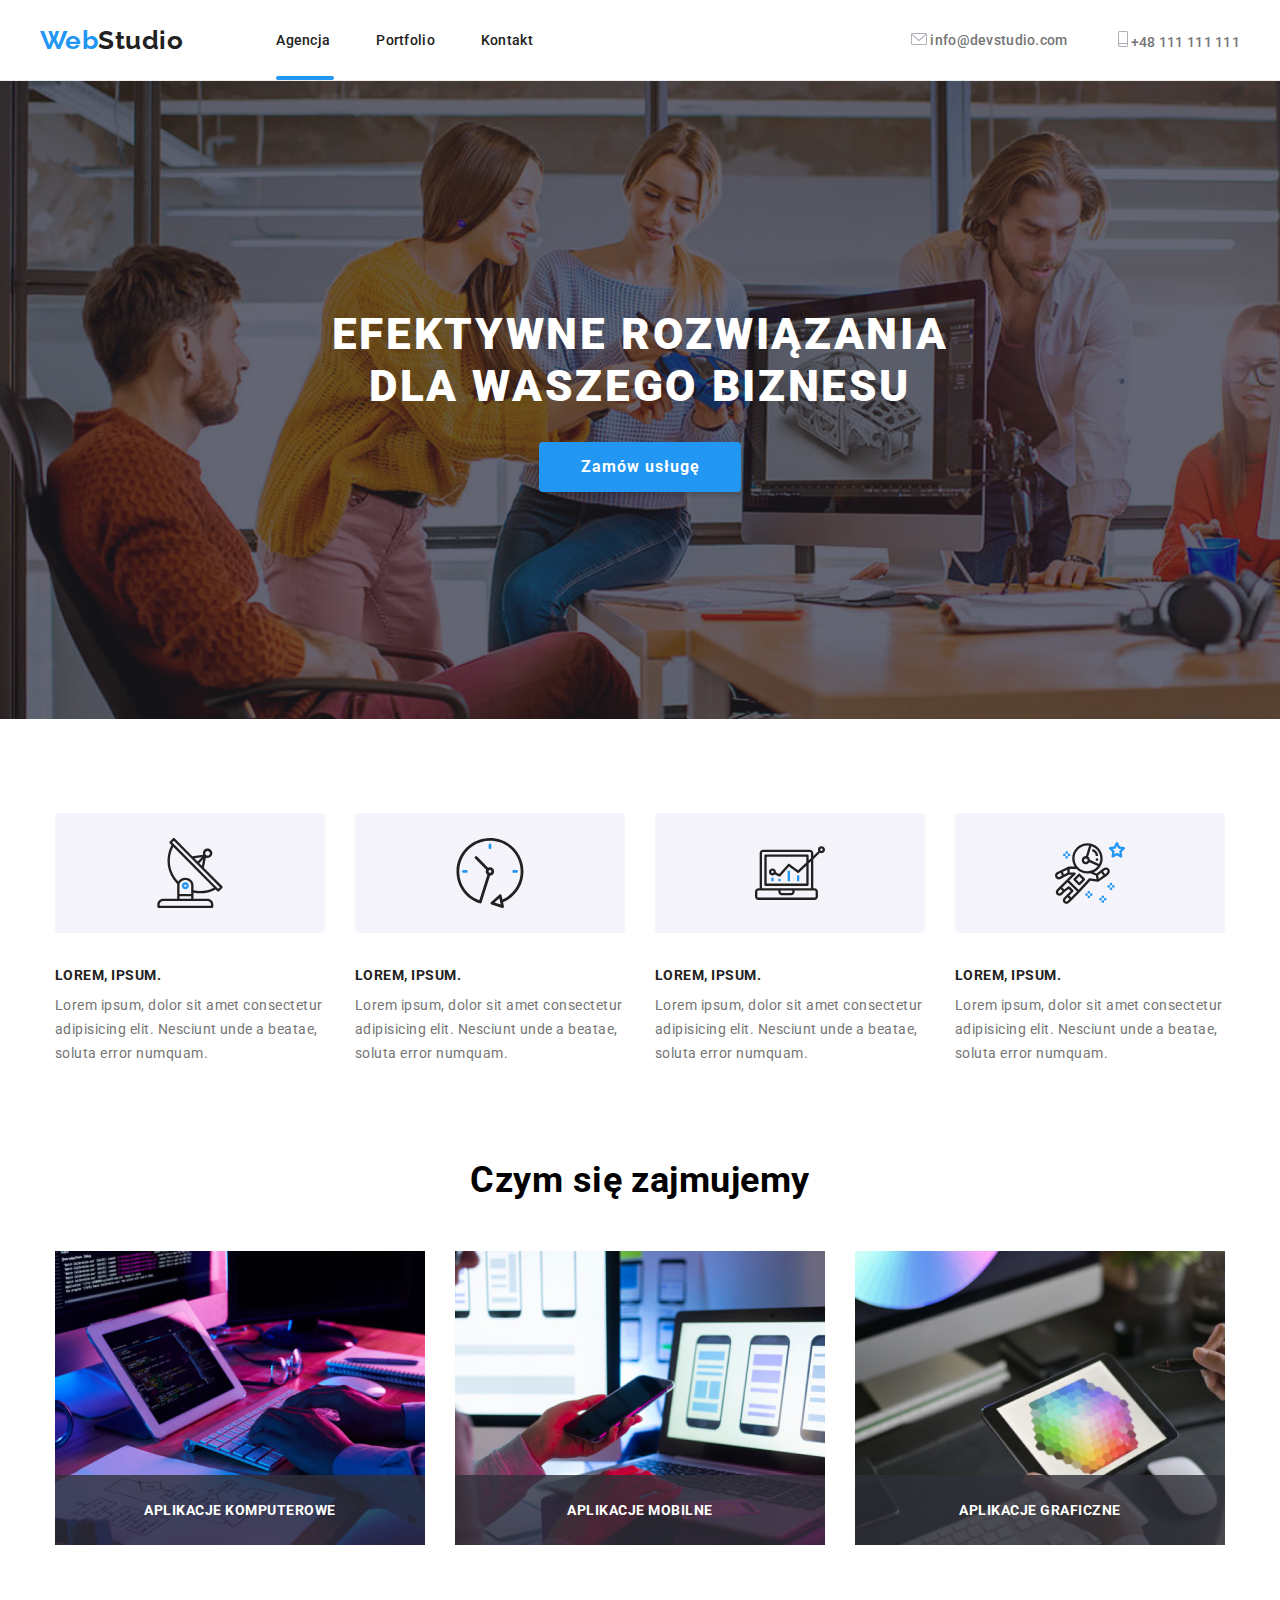
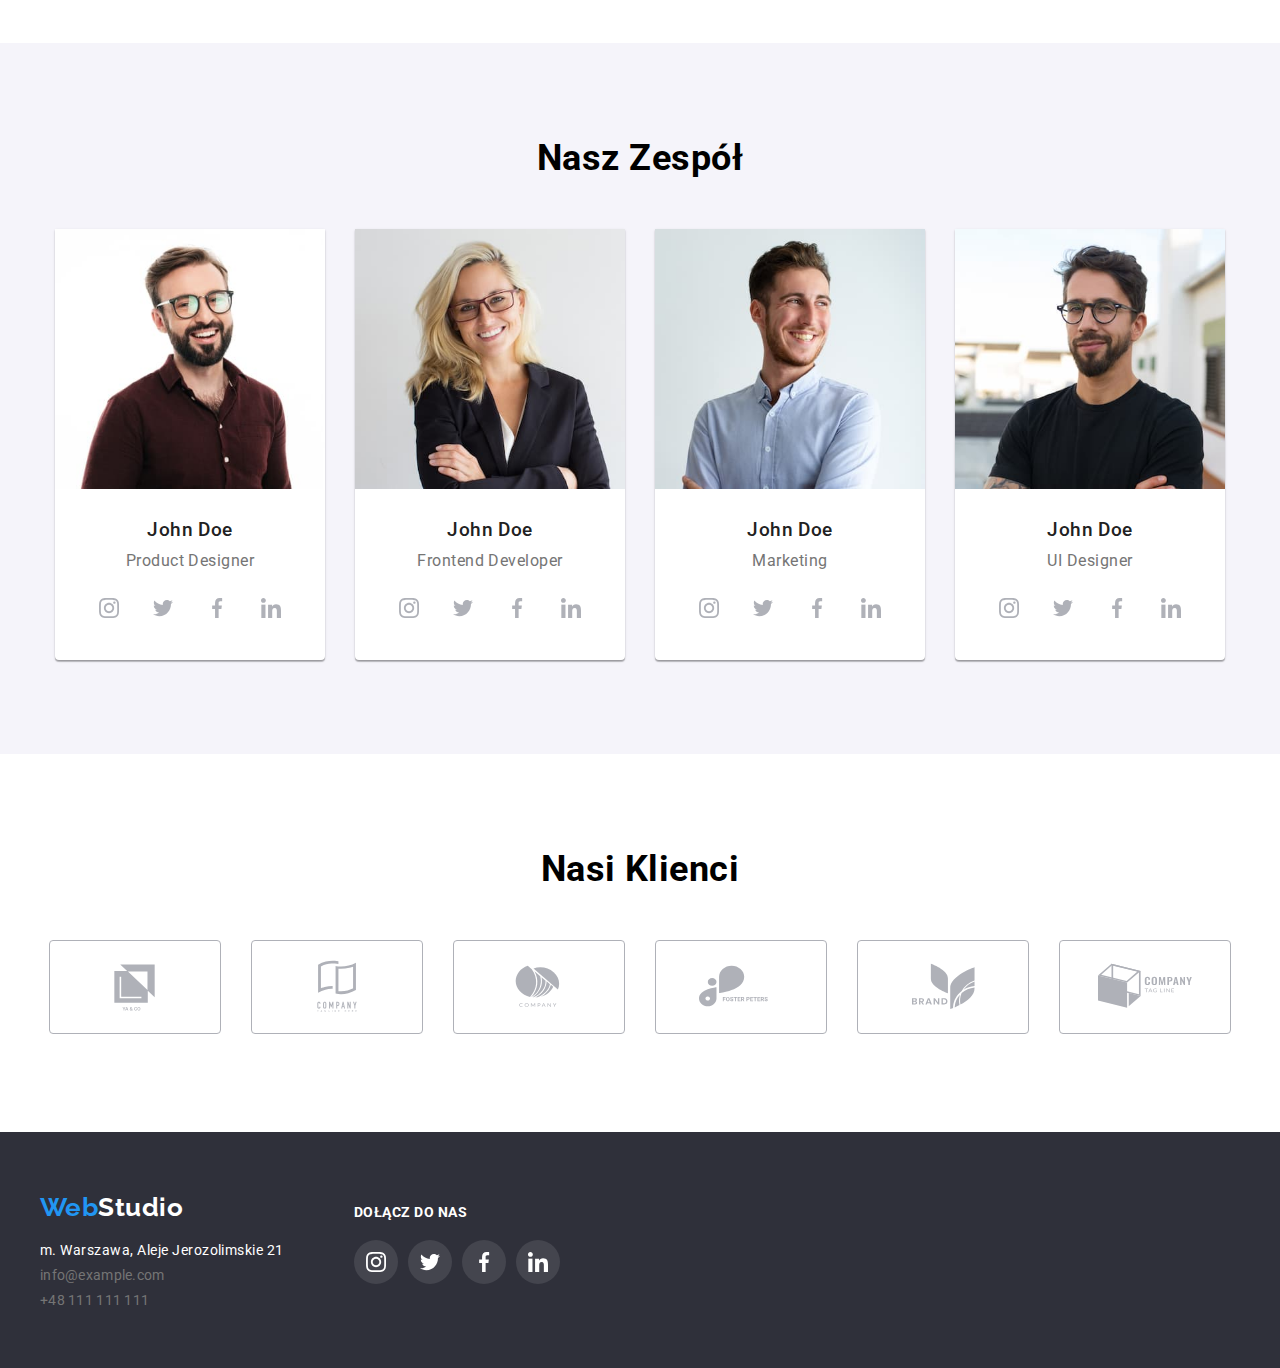
<file: index.html>
<!DOCTYPE html>
<html lang="pl-PL">
  <head>
    <meta charset="UTF-8" />
    <meta http-equiv="X-UA-Compatible" content="IE=edge" />
    <meta name="viewport" content="width=device-width, initial-scale=1.0" />
    <link rel="stylesheet" href="./css/styles.css" />
    <title>WebStudio</title>
    <link
      href="https://fonts.googleapis.com/css2?family=Raleway:wght@700&family=Roboto:wght@400;500;700;900&display=swap"
      rel="stylesheet"
    />
  </head>
  <body>
    <header>
      <div class="container container-header">
        <nav class="section-header-nav">
          <a class="logo" href="#">Web<span>Studio</span></a>
          <ul class="section-header-list">
            <li>
              <a class="links link-underline" href="#">Agencja</a>
            </li>
            <li>
              <a class="links" href="./portfolio.html">Portfolio</a>
            </li>
            <li>
              <a class="links">Kontakt</a>
            </li>
          </ul>
        </nav>
        <ul class="section-header-contact-list">
          <li class="contact-list-element">
            <a href="mailto:info@devstudio.com" class="contact">
              <svg class="envelope">
                <use href="./images/icons.svg#envelope"></use>
              </svg>
              info@devstudio.com
            </a>
          </li>
          <li class="contact-list-element">
            <a class="contact" href="tel:+48111111111">
              <svg class="smartphone">
                <use href="./images/icons.svg#smartphone"></use>
              </svg>
              +48 111 111 111
            </a>
          </li>
        </ul>
      </div>
    </header>
    <section class="section order-solution">
      <div class="container container-solution">
        <h1 class="order-header">EFEKTYWNE ROZWIĄZANIA DLA WASZEGO BIZNESU</h1>
        <button data-modal-open class="order-button" type="button">
          Zamów usługę
        </button>
      </div>
    </section>
    <main>
      <section class="section main-page-advantages">
        <div class="container container-advantages">
          <ul class="solution-advantages">
            <li>
              <svg class="advantage-svg">
                <use href="./images/icons.svg#antenna"></use>
              </svg>
              <h3 class="advantage-header">Lorem, ipsum.</h3>
              <p class="advantage-text">
                Lorem ipsum, dolor sit amet consectetur adipisicing elit.
                Nesciunt unde a beatae, soluta error numquam.
              </p>
            </li>
            <li>
              <svg class="advantage-svg">
                <use href="./images/icons.svg#clock"></use>
              </svg>
              <h3 class="advantage-header">Lorem, ipsum.</h3>
              <p class="advantage-text">
                Lorem ipsum, dolor sit amet consectetur adipisicing elit.
                Nesciunt unde a beatae, soluta error numquam.
              </p>
            </li>
            <li>
              <svg class="advantage-svg">
                <use href="./images/icons.svg#diagram"></use>
              </svg>
              <h3 class="advantage-header">Lorem, ipsum.</h3>
              <p class="advantage-text">
                Lorem ipsum, dolor sit amet consectetur adipisicing elit.
                Nesciunt unde a beatae, soluta error numquam.
              </p>
            </li>
            <li>
              <svg class="advantage-svg">
                <use href="./images/icons.svg#astronaut"></use>
              </svg>
              <h3 class="advantage-header">Lorem, ipsum.</h3>
              <p class="advantage-text">
                Lorem ipsum, dolor sit amet consectetur adipisicing elit.
                Nesciunt unde a beatae, soluta error numquam.
              </p>
            </li>
          </ul>
        </div>
      </section>
      <section class="section our-work-section">
        <div class="container">
          <h2 class="our-work-header">Czym się zajmujemy</h2>
          <ul class="our-work-list">
            <li>
              <img
                width="370"
                height="294"
                src="./images/typing.png"
                alt="typing on keyboard"
              />
              <h3>APLIKACJE KOMPUTEROWE</h3>
            </li>
            <li>
              <img
                width="370"
                height="294"
                src="./images/phone.png"
                alt="person holding a phone with a laptop in the background"
              />
              <h3>APLIKACJE MOBILNE</h3>
            </li>
            <li>
              <img
                width="370"
                height="294"
                src="./images/color.png"
                alt="tablet with hexagonal color palette"
              />
              <h3>APLIKACJE GRAFICZNE</h3>
            </li>
          </ul>
        </div>
      </section>
      <section class="section our-team-section">
        <div class="container container-our-team">
          <h2 class="our-team-header">Nasz Zespół</h2>
          <ul class="our-team-list">
            <li class="team-member-card">
              <img
                width="270"
                height="260"
                src="./images/bearded_man.jpg"
                alt="bearded man with glasses smiling and looking at a camera"
              />
              <h3 class="team-member-header">John Doe</h3>
              <p class="team-member-profession">Product Designer</p>
              <ul class="team-member-social-list">
                <li class="team-member-social-link">
                  <a>
                    <svg class="team-member-social-svg">
                      <use href="./images/icons.svg#instagram"></use>
                    </svg>
                  </a>
                </li>
                <li class="team-member-social-link">
                  <a>
                    <svg class="team-member-social-svg">
                      <use href="./images/icons.svg#twitter"></use>
                    </svg>
                  </a>
                </li>
                <li class="team-member-social-link">
                  <a>
                    <svg class="team-member-social-svg">
                      <use href="./images/icons.svg#facebook"></use>
                    </svg>
                  </a>
                </li>
                <li class="team-member-social-link">
                  <a>
                    <svg class="team-member-social-svg">
                      <use href="./images/icons.svg#linkedin"></use>
                    </svg>
                  </a>
                </li>
              </ul>
            </li>
            <li class="team-member-card">
              <img
                width="270"
                height="260"
                src="./images/blonde.jpg"
                alt="blonde woman looking at a camera"
              />
              <h3 class="team-member-header">John Doe</h3>
              <p class="team-member-profession">Frontend Developer</p>
              <ul class="team-member-social-list">
                <li class="team-member-social-link">
                  <a>
                    <svg class="team-member-social-svg">
                      <use href="./images/icons.svg#instagram"></use>
                    </svg>
                  </a>
                </li>
                <li class="team-member-social-link">
                  <a>
                    <svg class="team-member-social-svg">
                      <use href="./images/icons.svg#twitter"></use>
                    </svg>
                  </a>
                </li>
                <li class="team-member-social-link">
                  <a>
                    <svg class="team-member-social-svg">
                      <use href="./images/icons.svg#facebook"></use>
                    </svg>
                  </a>
                </li>
                <li class="team-member-social-link">
                  <a>
                    <svg class="team-member-social-svg">
                      <use href="./images/icons.svg#linkedin"></use>
                    </svg>
                  </a>
                </li>
              </ul>
            </li>
            <li class="team-member-card">
              <img
                width="270"
                height="260"
                src="./images/person.jpg"
                alt="man looking to the side"
              />
              <h3 class="team-member-header">John Doe</h3>
              <p class="team-member-profession">Marketing</p>
              <ul class="team-member-social-list">
                <li class="team-member-social-link">
                  <a>
                    <svg class="team-member-social-svg">
                      <use href="./images/icons.svg#instagram"></use>
                    </svg>
                  </a>
                </li>
                <li class="team-member-social-link">
                  <a>
                    <svg class="team-member-social-svg">
                      <use href="./images/icons.svg#twitter"></use>
                    </svg>
                  </a>
                </li>
                <li class="team-member-social-link">
                  <a>
                    <svg class="team-member-social-svg">
                      <use href="./images/icons.svg#facebook"></use>
                    </svg>
                  </a>
                </li>
                <li class="team-member-social-link">
                  <a>
                    <svg class="team-member-social-svg">
                      <use href="./images/icons.svg#linkedin"></use>
                    </svg>
                  </a>
                </li>
              </ul>
            </li>
            <li class="team-member-card">
              <img
                width="270"
                height="260"
                src="./images/casual_outfit.jpg"
                alt="man with glasses wearing casual outfit looking at a camera"
              />
              <h3 class="team-member-header">John Doe</h3>
              <p class="team-member-profession">UI Designer</p>
              <ul class="team-member-social-list">
                <li class="team-member-social-link">
                  <a>
                    <svg class="team-member-social-svg">
                      <use href="./images/icons.svg#instagram"></use>
                    </svg>
                  </a>
                </li>
                <li class="team-member-social-link">
                  <a>
                    <svg class="team-member-social-svg">
                      <use href="./images/icons.svg#twitter"></use>
                    </svg>
                  </a>
                </li>
                <li class="team-member-social-link">
                  <a>
                    <svg class="team-member-social-svg">
                      <use href="./images/icons.svg#facebook"></use>
                    </svg>
                  </a>
                </li>
                <li class="team-member-social-link">
                  <a>
                    <svg class="team-member-social-svg">
                      <use href="./images/icons.svg#linkedin"></use>
                    </svg>
                  </a>
                </li>
              </ul>
            </li>
          </ul>
        </div>
      </section>
      <section class="section section-our-customers">
        <div class="container">
          <h2 class="our-customers-header">Nasi Klienci</h2>
          <ul class="our-customers-list">
            <li class="our-customer-element">
              <a>
                <svg class="customer-svg">
                  <use href="./images/icons.svg#yaco"></use>
                </svg>
              </a>
            </li>
            <li class="our-customer-element">
              <a>
                <svg class="customer-svg">
                  <use href="./images/icons.svg#company-book"></use>
                </svg>
              </a>
            </li>
            <li class="our-customer-element">
              <a>
                <svg class="customer-svg">
                  <use href="./images/icons.svg#company"></use>
                </svg>
              </a>
            </li>
            <li class="our-customer-element">
              <a>
                <svg class="customer-svg">
                  <use href="./images/icons.svg#foster-peters"></use>
                </svg>
              </a>
            </li>
            <li class="our-customer-element">
              <a>
                <svg class="customer-svg">
                  <use href="./images/icons.svg#brand"></use>
                </svg>
              </a>
            </li>
            <li class="our-customer-element">
              <a>
                <svg class="customer-svg">
                  <use href="./images/icons.svg#company-tag"></use>
                </svg>
              </a>
            </li>
          </ul>
        </div>
      </section>
    </main>
    <footer class="section-footer">
      <div class="container container-footer">
        <div>
          <a class="logo" href="#">Web<span>Studio</span></a>
          <address>
            <ul class="address-list">
              <li class="address-element">
                m. Warszawa, Aleje Jerozolimskie 21
              </li>
              <li class="address-element">
                <a class="contact" href="mailto:info@example.com"
                  >info@example.com</a
                >
              </li>
              <li class="address-element">
                <a class="contact" href="tel:+48111111111">+48 111 111 111</a>
              </li>
            </ul>
          </address>
        </div>
        <div>
          <h3 class="footer-socials-header">DOŁĄCZ DO NAS</h3>
          <ul class="footer-socials-list">
            <li class="footer-socials-link">
              <a>
                <svg class="footer-socials-svg">
                  <use href="./images/icons.svg#instagram"></use>
                </svg>
              </a>
            </li>
            <li class="footer-socials-link">
              <a>
                <svg class="footer-socials-svg">
                  <use href="./images/icons.svg#twitter"></use>
                </svg>
              </a>
            </li>
            <li class="footer-socials-link">
              <a>
                <svg class="footer-socials-svg">
                  <use href="./images/icons.svg#facebook"></use>
                </svg>
              </a>
            </li>
            <li class="footer-socials-link">
              <a>
                <svg class="footer-socials-svg">
                  <use href="./images/icons.svg#linkedin"></use>
                </svg>
              </a>
            </li>
          </ul>
        </div>
      </div>
    </footer>
    <div data-modal class="backdrop is-hidden">
      <div class="modal-window">
        <button data-modal-close type="button" class="modal-close-btn">
          <svg>
            <use href="./images/icons.svg#x_close"></use>
          </svg>
        </button>
      </div>
    </div>
    <script src="./js/modal.js"></script>
  </body>
</html>
</file>
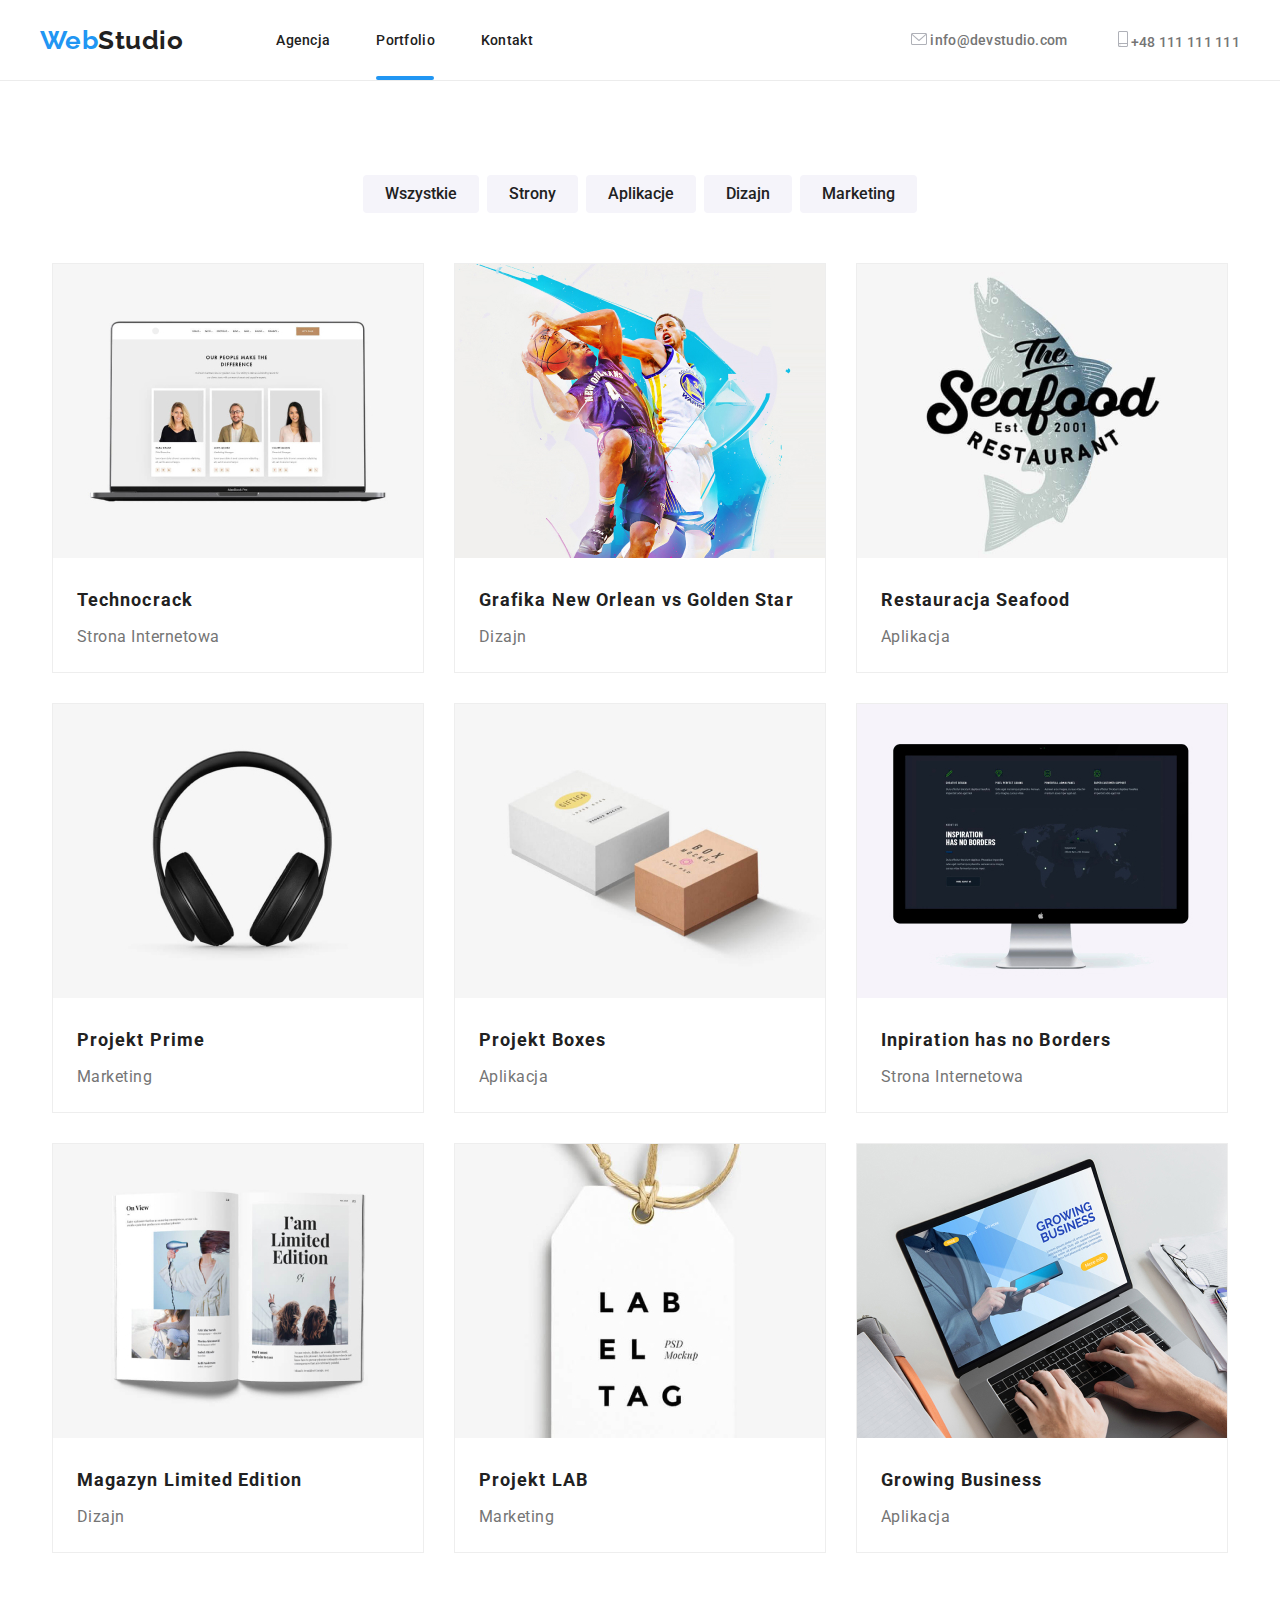
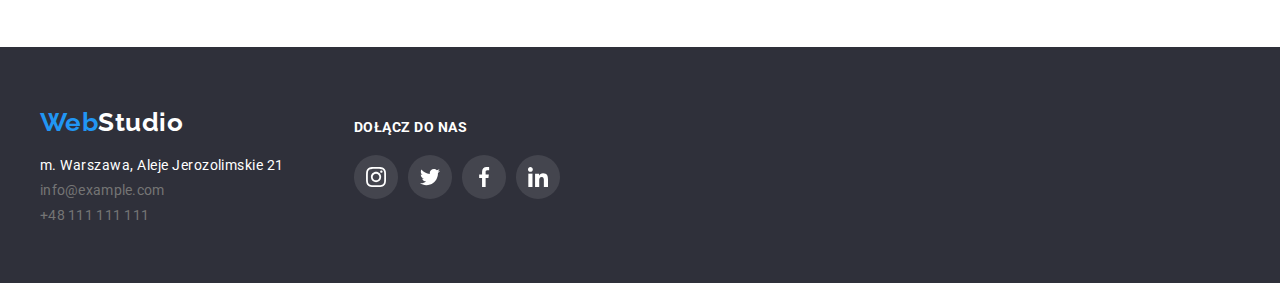
<file: portfolio.html>
<!DOCTYPE html>
<html lang="pl-PL">
  <head>
    <meta charset="UTF-8" />
    <meta http-equiv="X-UA-Compatible" content="IE=edge" />
    <meta name="viewport" content="width=device-width, initial-scale=1.0" />
    <link rel="stylesheet" href="./css/styles.css" />
    <title>Portfolio</title>
    <link
      href="https://fonts.googleapis.com/css2?family=Raleway:wght@700&family=Roboto:wght@400;500;700;900&display=swap"
      rel="stylesheet"
    />
  </head>
  <body>
    <header>
      <div class="container container-header">
        <nav class="section-header-nav">
          <a class="logo" href="./index.html">Web<span>Studio</span></a>
          <ul class="section-header-list">
            <li>
              <a class="links" href="./index.html">Agencja</a>
            </li>
            <li>
              <a class="links link-underline" href="#">Portfolio</a>
            </li>
            <li>
              <a class="links">Kontakt</a>
            </li>
          </ul>
        </nav>
        <ul class="section-header-contact-list">
          <li class="contact-list-element">
            <a class="contact" href="mailto:info@devstudio.com">
              <svg class="envelope">
                <use href="./images/icons.svg#envelope"></use>
              </svg>
              info@devstudio.com
            </a>
          </li>
          <li class="contact-list-element">
            <a class="contact" href="tel:+48111111111">
              <svg class="smartphone">
                <use href="./images/icons.svg#smartphone"></use>
              </svg>
              +48 111 111 111
            </a>
          </li>
        </ul>
      </div>
    </header>
    <main>
      <section class="section our-projects">
        <div class="container">
          <ul class="filter-buttons-list">
            <li>
              <button class="filter-button" type="button">Wszystkie</button>
            </li>
            <li><button class="filter-button" type="button">Strony</button></li>
            <li>
              <button class="filter-button" type="button">Aplikacje</button>
            </li>
            <li><button class="filter-button" type="button">Dizajn</button></li>
            <li>
              <button class="filter-button" type="button">Marketing</button>
            </li>
          </ul>
          <ul class="projects-list">
            <li>
              <figure class="project-card">
                <div class="project-card-container">
                  <img
                    alt="laptop with website opened"
                    width="370"
                    height="294"
                    src="./images/website.jpg"
                  />
                  <div class="project-card-overlay">
                    <p class="project-card-overlay-text">
                      Technocrack jest popularną platformą wykorzystywaną do
                      rozpowszechniania koronawirusa. Firmy wykorzystują tę
                      platformę do celów szpiegowskich i ataków na
                      niezabezpieczone serwery konkurencji
                    </p>
                  </div>
                </div>
                <figcaption>
                  <h4 class="project-card-header">Technocrack</h4>
                  <p class="project-card-desc">Strona Internetowa</p>
                </figcaption>
              </figure>
            </li>
            <li>
              <figure class="project-card">
                <div class="project-card-container">
                  <img
                    alt="two basketball players fighting for the ball"
                    width="370"
                    height="294"
                    src="./images/basketball.jpg"
                  />
                  <div class="project-card-overlay">
                    <p class="project-card-overlay-text">
                      Technocrack jest popularną platformą wykorzystywaną do
                      rozpowszechniania koronawirusa. Firmy wykorzystują tę
                      platformę do celów szpiegowskich i ataków na
                      niezabezpieczone serwery konkurencji
                    </p>
                  </div>
                </div>
                <figcaption>
                  <h4 class="project-card-header">
                    Grafika New Orlean vs Golden Star
                  </h4>
                  <p class="project-card-desc">Dizajn</p>
                </figcaption>
              </figure>
            </li>
            <li>
              <figure class="project-card">
                <div class="project-card-container">
                  <img
                    alt="text that says The Seafood with a fish in the background"
                    width="370"
                    height="294"
                    src="./images/seafood.jpg"
                  />
                  <div class="project-card-overlay">
                    <p class="project-card-overlay-text">
                      Technocrack jest popularną platformą wykorzystywaną do
                      rozpowszechniania koronawirusa. Firmy wykorzystują tę
                      platformę do celów szpiegowskich i ataków na
                      niezabezpieczone serwery konkurencji
                    </p>
                  </div>
                </div>
                <figcaption>
                  <h4 class="project-card-header">Restauracja Seafood</h4>
                  <p class="project-card-desc">Aplikacja</p>
                </figcaption>
              </figure>
            </li>
            <li>
              <figure class="project-card">
                <div class="project-card-container">
                  <img
                    alt="headphones with a white background"
                    width="370"
                    height="294"
                    src="./images/headphones.jpg"
                  />
                  <div class="project-card-overlay">
                    <p class="project-card-overlay-text">
                      Technocrack jest popularną platformą wykorzystywaną do
                      rozpowszechniania koronawirusa. Firmy wykorzystują tę
                      platformę do celów szpiegowskich i ataków na
                      niezabezpieczone serwery konkurencji
                    </p>
                  </div>
                </div>
                <figcaption>
                  <h4 class="project-card-header">Projekt Prime</h4>
                  <p class="project-card-desc">Marketing</p>
                </figcaption>
              </figure>
            </li>
            <li>
              <figure class="project-card">
                <div class="project-card-container">
                  <img
                    alt="a big white box and a small brown box next to it"
                    width="370"
                    height="294"
                    src="./images/two_boxes.jpg"
                  />
                  <div class="project-card-overlay">
                    <p class="project-card-overlay-text">
                      Technocrack jest popularną platformą wykorzystywaną do
                      rozpowszechniania koronawirusa. Firmy wykorzystują tę
                      platformę do celów szpiegowskich i ataków na
                      niezabezpieczone serwery konkurencji
                    </p>
                  </div>
                </div>
                <figcaption>
                  <h4 class="project-card-header">Projekt Boxes</h4>
                  <p class="project-card-desc">Aplikacja</p>
                </figcaption>
              </figure>
            </li>
            <li>
              <figure class="project-card">
                <div class="project-card-container">
                  <img
                    alt="monitor with a dark themed website on the screen"
                    width="370"
                    height="294"
                    src="./images/monitor.jpg"
                  />
                  <div class="project-card-overlay">
                    <p class="project-card-overlay-text">
                      Technocrack jest popularną platformą wykorzystywaną do
                      rozpowszechniania koronawirusa. Firmy wykorzystują tę
                      platformę do celów szpiegowskich i ataków na
                      niezabezpieczone serwery konkurencji
                    </p>
                  </div>
                </div>
                <figcaption>
                  <h4 class="project-card-header">Inpiration has no Borders</h4>
                  <p class="project-card-desc">Strona Internetowa</p>
                </figcaption>
              </figure>
            </li>
            <li>
              <figure class="project-card">
                <div class="project-card-container">
                  <img
                    alt="an opened book"
                    width="370"
                    height="294"
                    src="./images/book.jpg"
                  />
                  <div class="project-card-overlay">
                    <p class="project-card-overlay-text">
                      Technocrack jest popularną platformą wykorzystywaną do
                      rozpowszechniania koronawirusa. Firmy wykorzystują tę
                      platformę do celów szpiegowskich i ataków na
                      niezabezpieczone serwery konkurencji
                    </p>
                  </div>
                </div>
                <figcaption>
                  <h4 class="project-card-header">Magazyn Limited Edition</h4>
                  <p class="project-card-desc">Dizajn</p>
                </figcaption>
              </figure>
            </li>
            <li>
              <figure class="project-card">
                <div class="project-card-container">
                  <img
                    alt="a label tag"
                    width="370"
                    height="294"
                    src="./images/tag.jpg"
                  />
                  <div class="project-card-overlay">
                    <p class="project-card-overlay-text">
                      Technocrack jest popularną platformą wykorzystywaną do
                      rozpowszechniania koronawirusa. Firmy wykorzystują tę
                      platformę do celów szpiegowskich i ataków na
                      niezabezpieczone serwery konkurencji
                    </p>
                  </div>
                </div>
                <figcaption>
                  <h4 class="project-card-header">Projekt LAB</h4>
                  <p class="project-card-desc">Marketing</p>
                </figcaption>
              </figure>
            </li>
            <li>
              <figure class="project-card">
                <div class="project-card-container">
                  <img
                    alt="person typing on a laptop"
                    width="370"
                    height="294"
                    src="./images/laptop.jpg"
                  />
                  <div class="project-card-overlay">
                    <p class="project-card-overlay-text">
                      Technocrack jest popularną platformą wykorzystywaną do
                      rozpowszechniania koronawirusa. Firmy wykorzystują tę
                      platformę do celów szpiegowskich i ataków na
                      niezabezpieczone serwery konkurencji
                    </p>
                  </div>
                </div>
                <figcaption>
                  <h4 class="project-card-header">Growing Business</h4>
                  <p class="project-card-desc">Aplikacja</p>
                </figcaption>
              </figure>
            </li>
          </ul>
        </div>
      </section>
    </main>
    <footer class="section-footer">
      <div class="container container-footer">
        <div>
          <a class="logo" href="./index.html">Web<span>Studio</span></a>
          <address>
            <ul class="address-list">
              <li class="address-element">
                m. Warszawa, Aleje Jerozolimskie 21
              </li>
              <li class="address-element">
                <a class="contact" href="mailto:info@example.com"
                  >info@example.com</a
                >
              </li>
              <li class="address-element">
                <a class="contact" href="tel:+48111111111">+48 111 111 111</a>
              </li>
            </ul>
          </address>
        </div>
        <div>
          <h3 class="footer-socials-header">DOŁĄCZ DO NAS</h3>
          <ul class="footer-socials-list">
            <a class="footer-socials-link"
              ><li>
                <svg class="footer-socials-svg">
                  <use href="./images/icons.svg#instagram"></use>
                </svg></li
            ></a>
            <a class="footer-socials-link"
              ><li>
                <svg class="footer-socials-svg">
                  <use href="./images/icons.svg#twitter"></use>
                </svg></li
            ></a>
            <a class="footer-socials-link"
              ><li>
                <svg class="footer-socials-svg">
                  <use href="./images/icons.svg#facebook"></use>
                </svg></li
            ></a>
            <a class="footer-socials-link"
              ><li>
                <svg class="footer-socials-svg">
                  <use href="./images/icons.svg#linkedin"></use>
                </svg></li
            ></a>
          </ul>
        </div>
      </div>
    </footer>
  </body>
</html>
</file>
<file: css/styles.css>
:root {
  --font-primary: "Roboto", sans-serif;
  --brand-blue: #2196f3;
  --brand-black: #212121;
  --brand-gray: #757575;
  --brand-bluegray: #f5f4fa;
  --brand-darkgray: #2f303a;
  --svg-gray: #afb1b8;
  --portfolio-border-gray: #eeeeee;
  --trasnition-master: cubic-bezier(0.4, 0, 0.2, 1);
}
* {
  margin: 0;
  padding: 0;
  text-decoration: none;
}
body {
  letter-spacing: 0.03em;
  font-family: var(--font-primary);
}
.backdrop {
  display: flex;
  align-items: center;
  justify-content: center;
  background: rgba(0, 0, 0, 0.2);
  position: fixed;
  top: 0;
  bottom: 0;
  left: 0;
  right: 0;
  width: 100%;
  height: 100%;
}
.modal-window {
  position: absolute;
  background-color: #fff;
  border-radius: 4px;
  width: 528px;
  height: 581px;
  transform: scale(1);
  transition: transform 250ms var(--trasnition-master);
}
.modal-close-btn {
  position: absolute;
  top: 8px;
  left: 490px;
  height: 30px;
  width: 30px;
  border-radius: 50%;
  background-color: #fff;
  border: 1px solid rgba(0, 0, 0, 0.1);
  cursor: pointer;
}
.modal-close-btn > svg {
  max-width: 18px;
  max-height: 18px;
  margin: 5px;
}
.is-hidden {
  visibility: hidden;
  pointer-events: none;
}
.is-hidden .modal-window {
  transform: scale(0);
  transition: transform 250ms var(--trasnition-master);
}
header {
  border-bottom: #ececec 1px solid;
}
ul {
  list-style: none;
}
.section {
  padding: 94px 0;
}
.container {
  margin: 0 auto;
  width: 100%;
  max-width: 1200px;
}
header > div {
  display: flex;
  padding: 25px 0;
}
.container-solution {
  display: flex;
  flex-direction: column;
  align-items: center;
  justify-content: center;
  padding: 133px 0;
}
.container-advantages {
  display: flex;
  justify-content: center;
}
.container-footer {
  display: flex;
  padding: 60px 0;
  gap: 70px;
}
.container-header {
  display: flex;
  justify-content: space-between;
}
header .logo {
  margin-right: 93px;
}
.section-header-nav {
  display: flex;
}
.section-header-list {
  font-weight: 500;
  font-size: 14px;
  display: flex;
  align-items: center;
  gap: 46px;
}
.section-header-contact-list {
  font-weight: 500;
  font-size: 14px;
  display: flex;
  align-items: center;
  gap: 50px;
}
.section-footer {
  background-color: var(--brand-darkgray);
  display: flex;
  justify-content: center;
}
.footer-socials-header {
  color: white;
  text-transform: uppercase;
  font-weight: 700px;
  font-size: 14px;
  margin-top: 12px;
  margin-bottom: 20px;
}
.footer-socials-list {
  display: flex;
  gap: 10px;
}
.footer-socials-link {
  max-width: 44px;
  max-height: 44px;
  border-radius: 50%;
  background: rgba(255, 255, 255, 0.1);
}
.footer-socials-link:hover {
  background-color: var(--brand-blue);
}
.footer-socials-svg {
  max-width: 20px;
  max-height: 20px;
  padding: 12px;
  fill: white;
}
.order-solution {
  display: flex;
  flex-direction: column;
  justify-content: center;
  align-items: center;
  background: linear-gradient(
      to top,
      rgba(47, 48, 58, 0.4),
      rgba(47, 48, 58, 0.4)
    ),
    url("./../images/main_page_bg.jpg");
  background-size: cover;
}
.order-header {
  margin-bottom: 30px;
  max-width: 696px;
  text-align: center;
  color: white;
  font-size: 44px;
  font-weight: 900;
  letter-spacing: 0.06em;
  text-transform: uppercase;
}
.order-button {
  font-family: var(--font-primary);
  padding: 10px 41px 10px 42px;
  border-radius: 4px;
  border: none;
  box-shadow: 0 4px 4px rgba(0, 0, 0, 0.15);
  font-weight: 700;
  font-size: 16px;
  line-height: 30px;
  color: white;
  background-color: var(--brand-blue);
  letter-spacing: 0.06em;
  cursor: pointer;
}
.solution-advantages {
  display: flex;
  justify-content: center;
  gap: 30px;
}
.advantage-svg {
  max-width: 270px;
  max-height: 70px;
  padding: 25px 0;
  margin-bottom: 30px;
  background-color: var(--brand-bluegray);
  border-radius: 4px;
}
.smartphone {
  max-width: 10px;
  max-height: 16px;
  fill: var(--svg-gray);
}
.envelope {
  max-width: 16px;
  max-height: 12px;
  fill: var(--svg-gray);
}
.contact-list-element {
  display: flex;
  gap: 10px;
  align-items: center;
}
.advantage-header {
  margin-bottom: 10px;
  color: var(--brand-black);
  font-size: 14px;
  font-weight: 700;

  text-transform: uppercase;
}
.advantage-text {
  max-width: 270px;
  color: var(--brand-gray);
  font-size: 14px;
  line-height: 24px;
}
.main-page-advantages {
  display: flex;
  justify-content: center;
  padding-bottom: 0;
}
.our-work-section {
  display: flex;
  justify-content: center;
}
.our-work-header {
  text-align: center;
  margin-bottom: 50px;
  font-weight: 700;
  font-size: 36px;
  line-height: 42px;
}
.our-work-list {
  display: flex;
  justify-content: center;
  gap: 30px;
}
.our-work-list > li {
  position: relative;
}
.our-work-list h3 {
  position: absolute;
  top: 224px;
  width: 100%;
  background: rgba(47, 48, 58, 0.8);
  color: #fff;
  padding-top: 27px;
  padding-bottom: 27px;
  text-align: center;
  font-size: 14px;
  font-weight: 700;
  line-height: 16px;
  text-transform: uppercase;
}
.our-team-section {
  background-color: var(--brand-bluegray);
  display: flex;
  justify-content: center;
}
.our-team-header {
  margin: 0 0 50px 0;
  font-weight: 700;
  font-size: 36px;
  line-height: 42px;
  text-align: center;
}
.our-team-list {
  display: flex;
  justify-content: center;
  gap: 30px;
}
.team-member-header {
  margin: 30px 0 10px 0;
  font-weight: 500;
  color: var(--brand-black);
}
.team-member-profession {
  margin: 0 0 16px 0;
  color: var(--brand-gray);
}
.team-member-card {
  display: flex;
  flex-direction: column;
  align-items: center;
  background-color: white;
  box-shadow: 0 1px 3px rgba(0, 0, 0, 0.12), 0 1px 1px rgba(0, 0, 0, 0.14),
    0 2px 1px rgba(0, 0, 0, 0.2);
  border-radius: 0 0 4px 4px;
}
.team-member-social-list {
  display: flex;
  justify-content: center;
  gap: 10px;
  margin-bottom: 30px;
}
.team-member-social-link {
  max-width: 44px;
  max-height: 44px;
}
.team-member-social-link:hover {
  border-radius: 50%;
  background-color: var(--brand-blue);
}
.team-member-social-svg {
  max-width: 20px;
  max-height: 20px;
  padding: 12px;
  fill: var(--svg-gray);
}
.team-member-social-link:hover .team-member-social-svg {
  fill: white;
}
.our-customers-list {
  display: flex;
  justify-content: center;
  gap: 30px;
}
.customer-svg {
  max-width: 106px;
  max-height: 60px;
  border: var(--svg-gray) 1px solid;
  border-radius: 4px;
  padding: 16px 32px;
  fill: var(--svg-gray);
}
.customer-svg:hover {
  fill: var(--brand-blue);
  border-color: var(--brand-blue);
}
.our-customers-header {
  font-weight: 700;
  font-size: 36px;
  line-height: 42px;
  text-align: center;
  margin-bottom: 50px;
}
.our-projects {
  display: flex;
  flex-direction: column;
  align-items: center;
}
.filter-buttons-list {
  display: flex;
  justify-content: center;
  gap: 8px;
}
.filter-button {
  font-family: var(--font-primary);
  font-weight: 500;
  font-size: 16px;
  line-height: 26px;
  color: var(--brand-black);
  padding: 6px 22px;
  background-color: var(--brand-bluegray);
  border-radius: 4px;
  border: none;
  cursor: pointer;
}
.filter-button:hover {
  background-color: var(--brand-blue);
  color: white;
  box-shadow: 0px 3px 1px rgba(0, 0, 0, 0.1), 0px 1px 2px rgba(0, 0, 0, 0.08),
    0px 2px 2px rgba(0, 0, 0, 0.12);
}
.projects-list {
  display: flex;
  justify-content: center;
  flex-wrap: wrap;
  margin-top: 50px;
  gap: 30px;
}
.project-card {
  border: var(--portfolio-border-gray) solid 1px;
}
.project-card-container {
  position: relative;
  overflow: hidden;
}
.project-card-overlay {
  position: absolute;
  width: 100%;
  height: 100%;
  top: 0;
  left: 0;
  transform: translateY(100%);
  transition: transform 250ms var(--trasnition-master);
}
.project-card:hover .project-card-overlay,
.project-card:focus .project-card-overlay {
  transform: translateY(0%);
  transition: transform 250ms var(--trasnition-master);
}
.project-card:hover {
  box-shadow: 0px 1px 1px rgba(0, 0, 0, 0.12), 0px 4px 4px rgba(0, 0, 0, 0.06),
    1px 4px 6px rgba(0, 0, 0, 0.16);
}
.project-card-header {
  color: var(--brand-black);
  margin: 20px 0 0 24px;
  font-size: 18px;
  font-weight: 700;
  line-height: 36px;
  letter-spacing: 0.06em;
}
.project-card-overlay-text {
  height: 100%;
  padding: 49px 45px 49px 24px;
  background-color: rgba(33, 150, 243, 0.9);
  font-weight: 400;
  font-style: normal;
  font-size: 18px;
  line-height: 26px;
  color: #fff;
}
.project-card-desc {
  color: var(--brand-gray);
  margin: 4px 0 20px 24px;
  line-height: 30px;
}
.address-list {
  display: flex;
  flex-direction: column;
  gap: 9px;
  font-style: normal;
  color: white;
}
.address-element {
  font-size: 14px;
}
.links {
  color: var(--brand-black);
  letter-spacing: 0.02em;
}
.links:hover,
.links:active {
  color: var(--brand-blue);
}
.link-underline::after {
  content: "";
  display: block;
  position: absolute;
  margin-top: 28px;
  width: 58px;
  height: 4px;
  border-radius: 2px;
  background: #2196f3;
}
.contact {
  color: var(--brand-gray);
  letter-spacing: 0.02em;
  cursor: pointer;
}
.contact:hover,
.contact:focus {
  color: var(--brand-blue);
}
.contact:hover svg,
.contact:focus svg {
  fill: var(--brand-blue);
}
.logo {
  color: var(--brand-blue);
  font-family: "Raleway", sans-serif;
  font-size: 26px;
  font-weight: 700;
}
address {
  margin-top: 20px;
}
.logo > span {
  color: var(--brand-black);
}
footer .logo > span {
  color: white;
}
</file>
